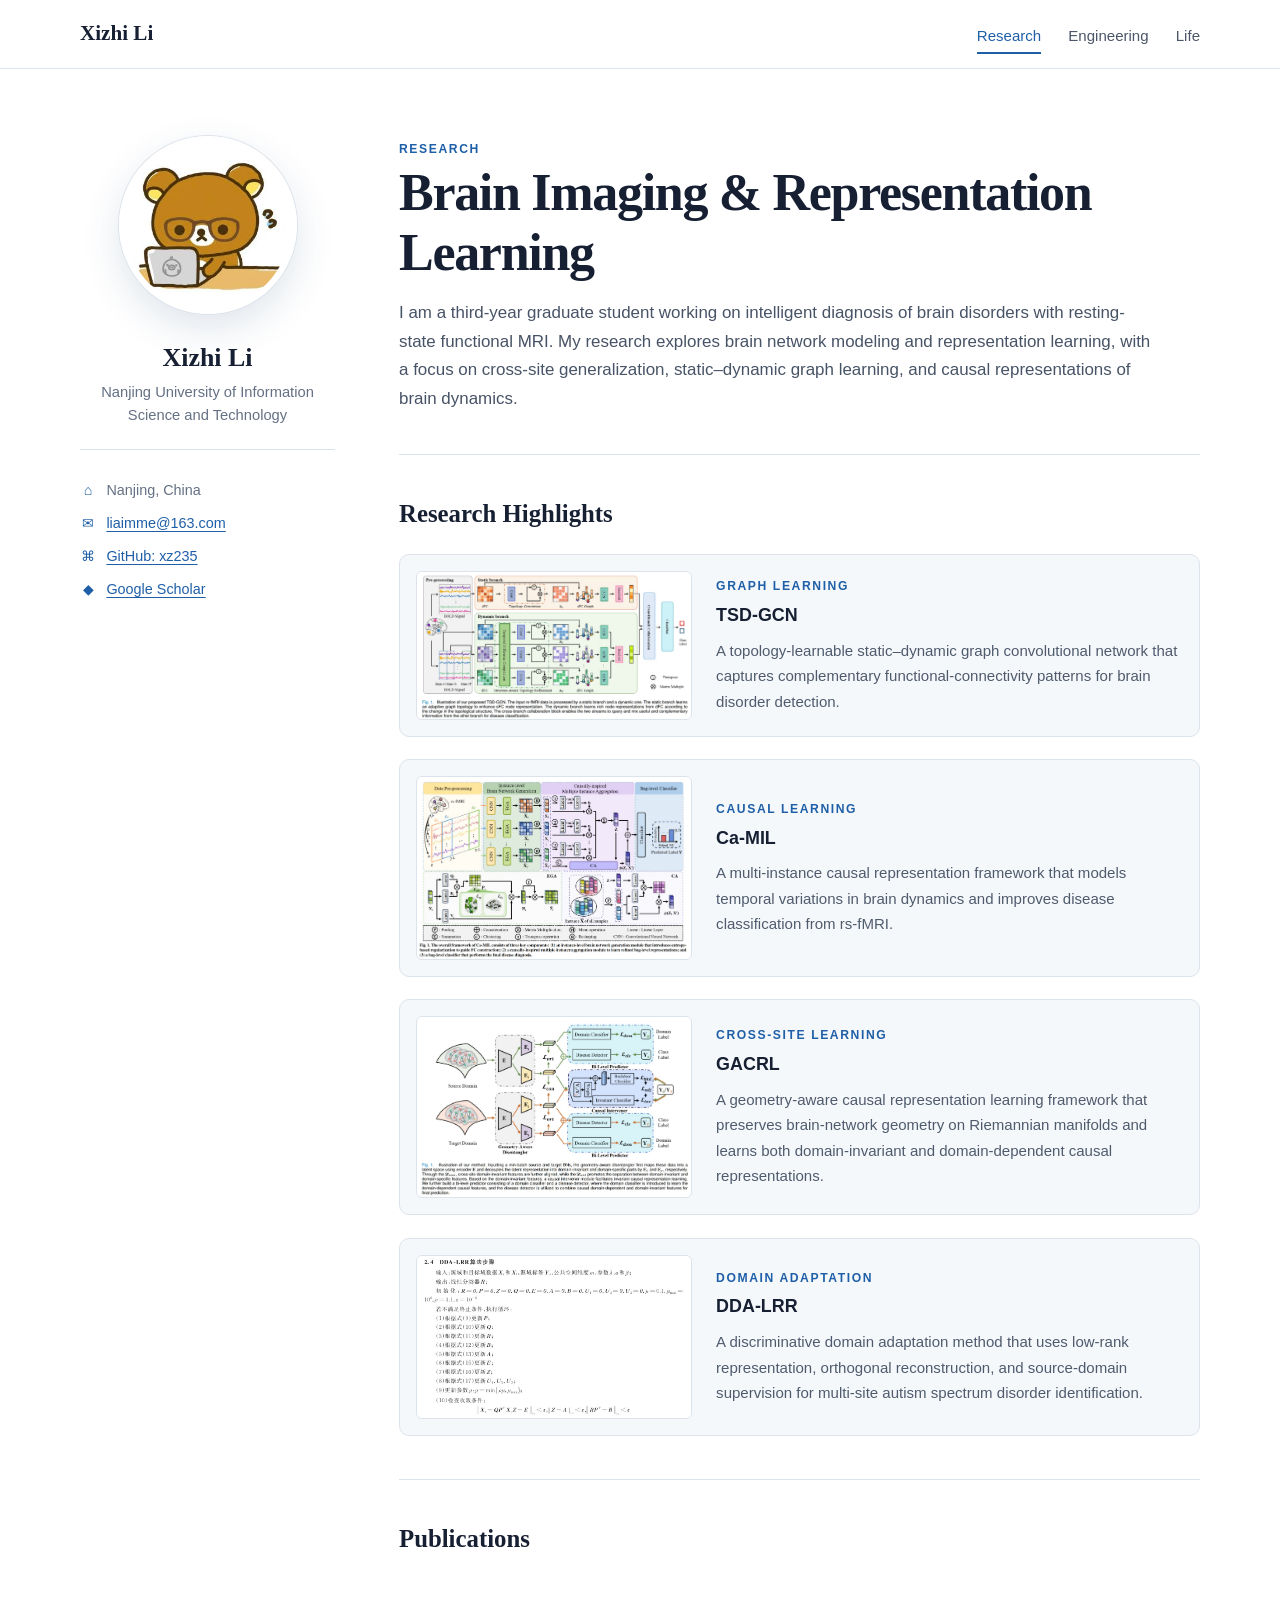
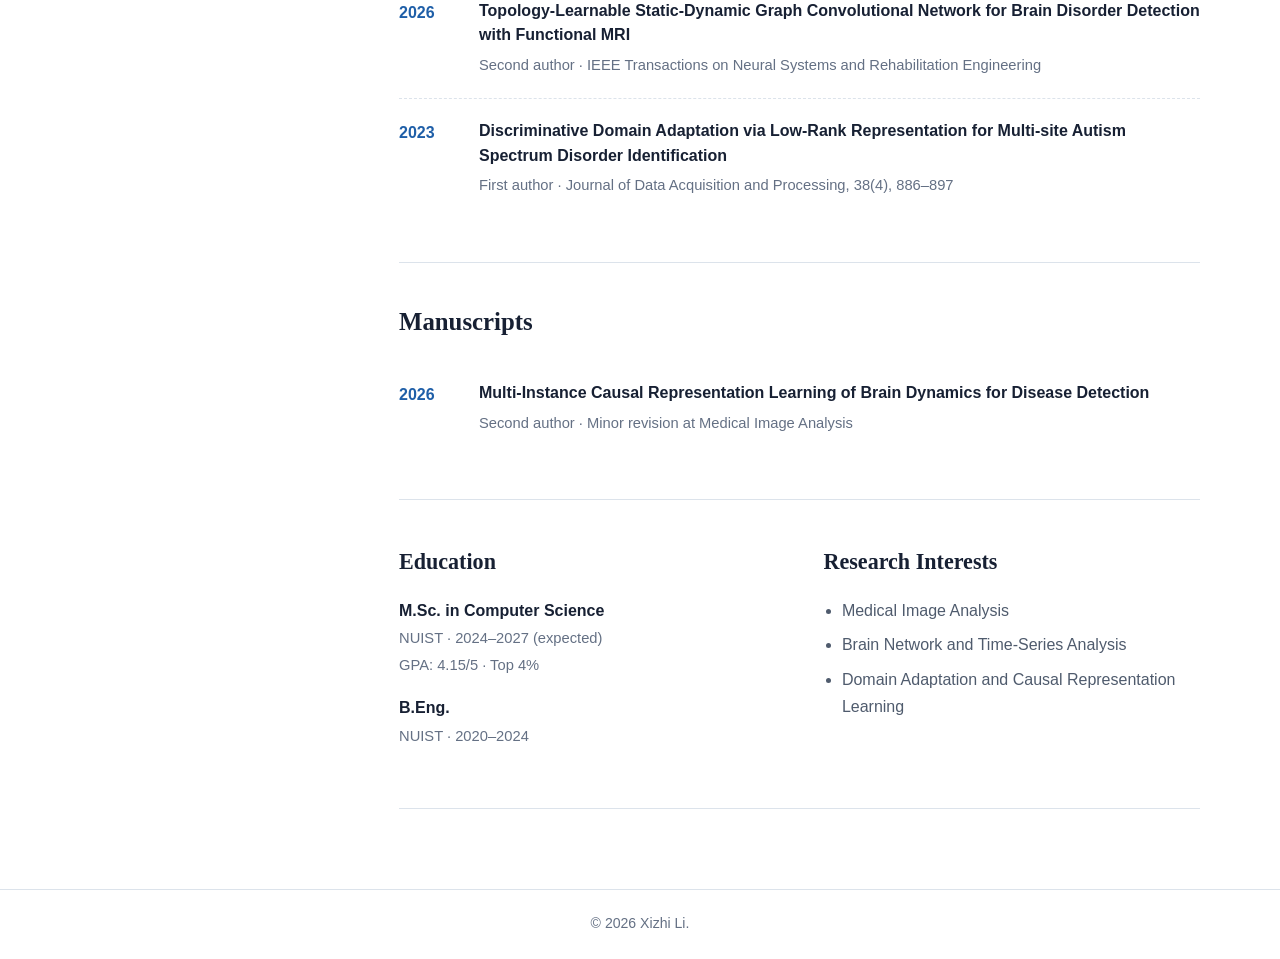
<file: index.html>
<!DOCTYPE html>
<html lang="en">
  <head>
    <meta charset="UTF-8" />
    <meta name="viewport" content="width=device-width, initial-scale=1.0" />
    <title>Xizhi Li | Research</title>
    <meta name="description" content="Xizhi Li's research, engineering, and life." />
    <link rel="stylesheet" href="./style.css" />
  </head>
  <body>
    <header class="topbar">
      <div class="container topbar-inner">
        <a class="brand" href="./index.html">Xizhi Li</a>
        <nav class="nav" aria-label="Primary navigation">
          <a class="active" href="./index.html">Research</a>
          <a href="./engineering.html">Engineering</a>
          <a href="./life.html">Life</a>
        </nav>
      </div>
    </header>

    <main class="container layout">
      <aside class="profile-card">
        <img class="avatar" src="./profile.jfif" alt="Illustrated portrait of Xizhi Li" />
        <h1>Xizhi Li</h1>
        <p class="affiliation">Nanjing University of Information Science and Technology</p>
        <ul class="profile-links">
          <li><span aria-hidden="true">⌂</span> Nanjing, China</li>
          <li><span aria-hidden="true">✉</span> <a href="mailto:liaimme@163.com">liaimme@163.com</a></li>
          <li><span aria-hidden="true">⌘</span> <a href="https://github.com/xz235/" target="_blank" rel="noopener noreferrer">GitHub: xz235</a></li>
          <li><span aria-hidden="true">◆</span> <a href="https://scholar.google.com/citations?user=7hAdOOUAAAAJ&amp;hl=en" target="_blank" rel="noopener noreferrer">Google Scholar</a></li>
        </ul>
      </aside>

      <div class="content">
        <section class="intro">
          <p class="eyebrow">Research</p>
          <h2>Brain Imaging &amp; Representation Learning</h2>
          <p>I am a third-year graduate student working on intelligent diagnosis of brain disorders with resting-state functional MRI. My research explores brain network modeling and representation learning, with a focus on cross-site generalization, static–dynamic graph learning, and causal representations of brain dynamics.</p>
        </section>

        <section class="section-block">
          <h2>Research Highlights</h2>
          <div class="research-grid">
            <article class="research-card">
              <img src="./TSD-GCN_framework.jpg" alt="TSD-GCN framework diagram" loading="lazy" />
              <div><p class="paper-tag">Graph Learning</p><h3>TSD-GCN</h3><p>A topology-learnable static–dynamic graph convolutional network that captures complementary functional-connectivity patterns for brain disorder detection.</p></div>
            </article>
            <article class="research-card">
              <img src="./Ca-MIL_framework.jpg" alt="Ca-MIL framework diagram" loading="lazy" />
              <div><p class="paper-tag">Causal Learning</p><h3>Ca-MIL</h3><p>A multi-instance causal representation framework that models temporal variations in brain dynamics and improves disease classification from rs-fMRI.</p></div>
            </article>
            <article class="research-card">
              <img src="./GACRL_framework.jpg" alt="GACRL framework diagram" loading="lazy" />
              <div><p class="paper-tag">Cross-Site Learning</p><h3>GACRL</h3><p>A geometry-aware causal representation learning framework that preserves brain-network geometry on Riemannian manifolds and learns both domain-invariant and domain-dependent causal representations.</p></div>
            </article>
            <article class="research-card">
              <img src="./DDA-LRR.jpg" alt="DDA-LRR optimization algorithm steps" loading="lazy" />
              <div><p class="paper-tag">Domain Adaptation</p><h3>DDA-LRR</h3><p>A discriminative domain adaptation method that uses low-rank representation, orthogonal reconstruction, and source-domain supervision for multi-site autism spectrum disorder identification.</p></div>
            </article>
          </div>
        </section>

        <section class="section-block">
          <h2>Publications</h2>
          <article class="publication"><span class="year">2026</span><div><h3>Topology-Learnable Static-Dynamic Graph Convolutional Network for Brain Disorder Detection with Functional MRI</h3><p class="muted">Second author · IEEE Transactions on Neural Systems and Rehabilitation Engineering</p></div></article>
          <article class="publication"><span class="year">2023</span><div><h3>Discriminative Domain Adaptation via Low-Rank Representation for Multi-site Autism Spectrum Disorder Identification</h3><p class="muted">First author · Journal of Data Acquisition and Processing, 38(4), 886–897</p></div></article>
        </section>

        <section class="section-block">
          <h2>Manuscripts</h2>
          <article class="publication"><span class="year">2026</span><div><h3>Multi-Instance Causal Representation Learning of Brain Dynamics for Disease Detection</h3><p class="muted">Second author · Minor revision at Medical Image Analysis</p></div></article>
        </section>

        <section class="section-block compact-grid">
          <div><h2>Education</h2><p><strong>M.Sc. in Computer Science</strong><br /><span class="muted">NUIST · 2024–2027 (expected)<br />GPA: 4.15/5 · Top 4%</span></p><p><strong>B.Eng.</strong><br /><span class="muted">NUIST · 2020–2024</span></p></div>
          <div><h2>Research Interests</h2><ul class="clean-list"><li>Medical Image Analysis</li><li>Brain Network and Time-Series Analysis</li><li>Domain Adaptation and Causal Representation Learning</li></ul></div>
        </section>
      </div>
    </main>
    <footer class="footer"><div class="container"><p>© <span id="year"></span> Xizhi Li.</p></div></footer>
    <script src="./script.js"></script>
  </body>
</html>
</file>
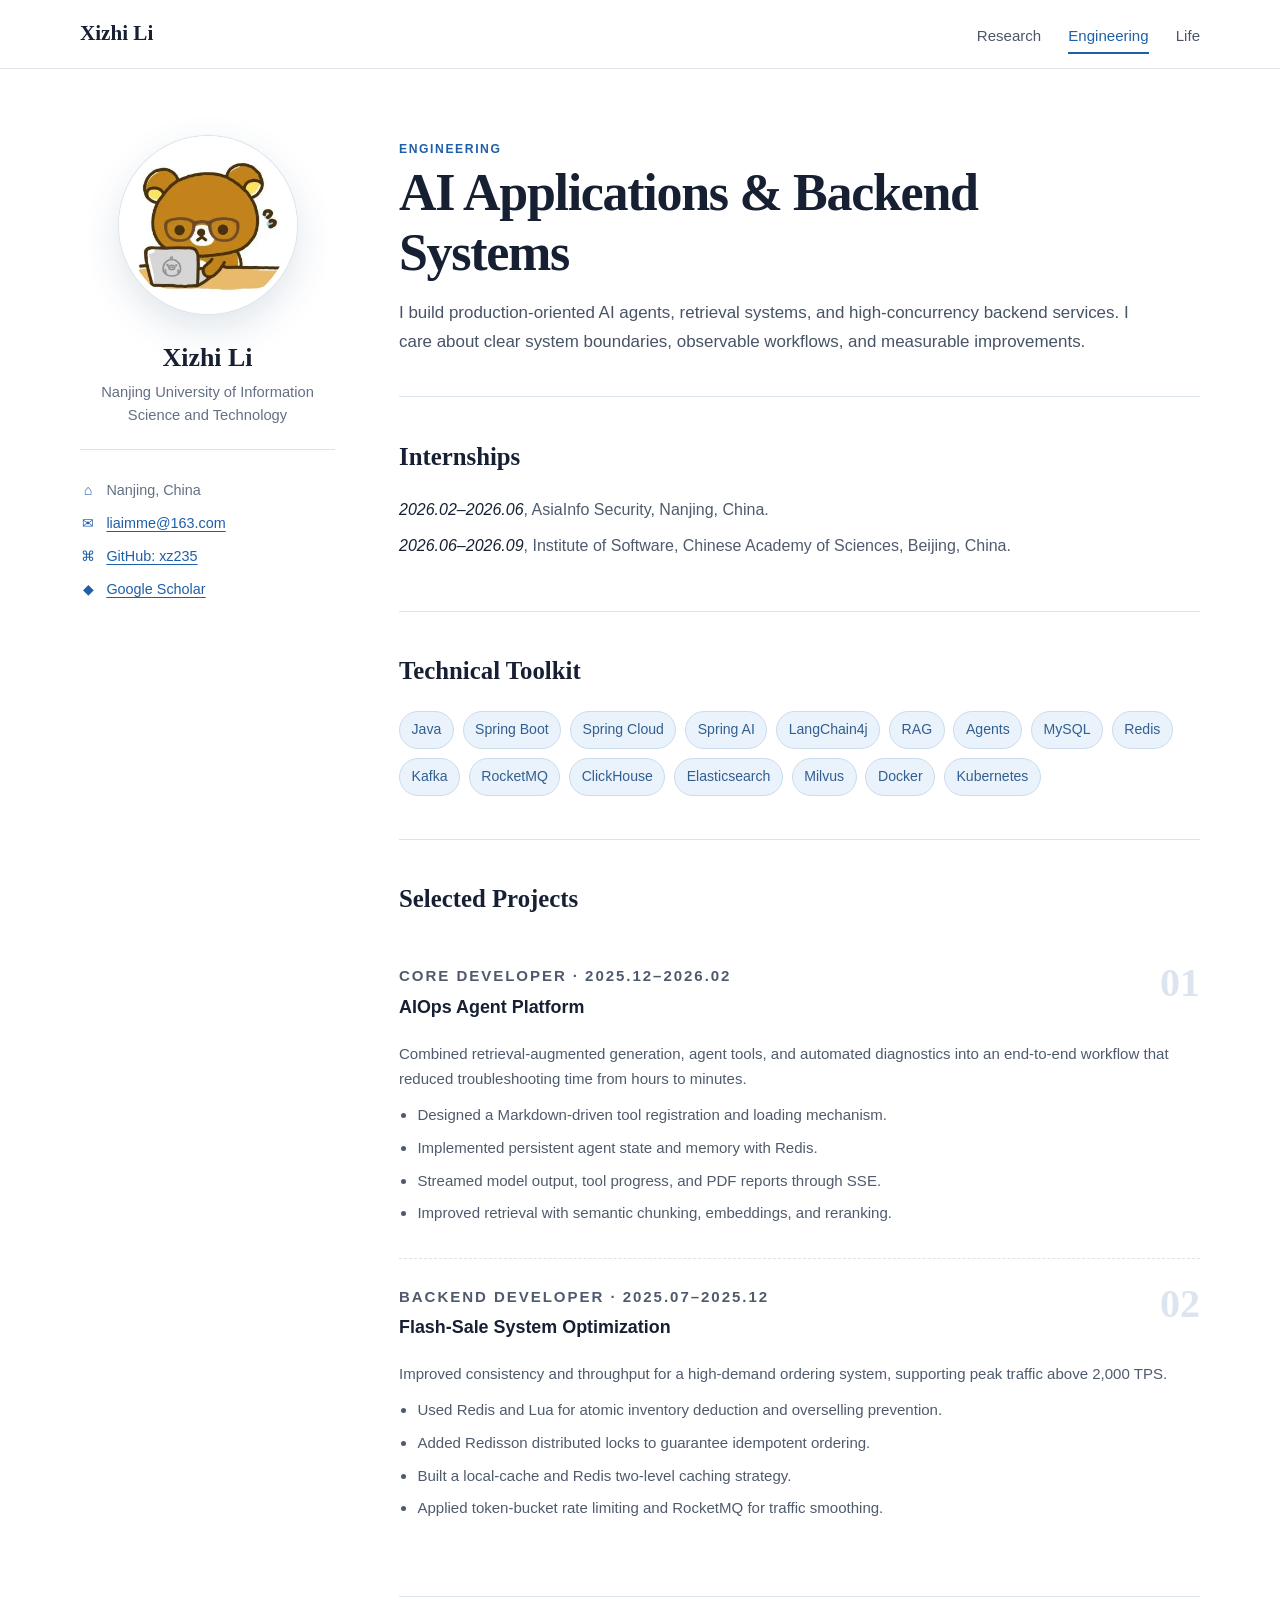
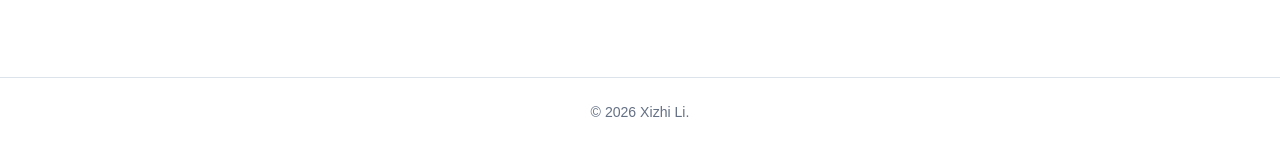
<file: engineering.html>
<!DOCTYPE html>
<html lang="en">
  <head>
    <meta charset="UTF-8" />
    <meta name="viewport" content="width=device-width, initial-scale=1.0" />
    <title>Xizhi Li | Engineering</title>
    <meta name="description" content="Engineering projects and experience by Xizhi Li." />
    <link rel="stylesheet" href="./style.css" />
  </head>
  <body>
    <header class="topbar"><div class="container topbar-inner"><a class="brand" href="./index.html">Xizhi Li</a><nav class="nav" aria-label="Primary navigation"><a href="./index.html">Research</a><a class="active" href="./engineering.html">Engineering</a><a href="./life.html">Life</a></nav></div></header>
    <main class="container layout">
      <aside class="profile-card">
        <img class="avatar" src="./profile.jfif" alt="Illustrated portrait of Xizhi Li" />
        <h1>Xizhi Li</h1><p class="affiliation">Nanjing University of Information Science and Technology</p>
        <ul class="profile-links"><li><span aria-hidden="true">⌂</span> Nanjing, China</li><li><span aria-hidden="true">✉</span> <a href="mailto:liaimme@163.com">liaimme@163.com</a></li><li><span aria-hidden="true">⌘</span> <a href="https://github.com/xz235/" target="_blank" rel="noopener noreferrer">GitHub: xz235</a></li><li><span aria-hidden="true">◆</span> <a href="https://scholar.google.com/citations?user=7hAdOOUAAAAJ&amp;hl=en" target="_blank" rel="noopener noreferrer">Google Scholar</a></li></ul>
      </aside>
      <div class="content">
        <section class="intro"><p class="eyebrow">Engineering</p><h2>AI Applications &amp; Backend Systems</h2><p>I build production-oriented AI agents, retrieval systems, and high-concurrency backend services. I care about clear system boundaries, observable workflows, and measurable improvements.</p></section>
        <section class="section-block">
          <h2>Internships</h2>
          <p class="internship-line"><em>2026.02–2026.06</em>, AsiaInfo Security, Nanjing, China.</p>
          <p class="internship-line"><em>2026.06–2026.09</em>, Institute of Software, Chinese Academy of Sciences, Beijing, China.</p>
        </section>
        <section class="section-block"><h2>Technical Toolkit</h2><div class="chips"><span>Java</span><span>Spring Boot</span><span>Spring Cloud</span><span>Spring AI</span><span>LangChain4j</span><span>RAG</span><span>Agents</span><span>MySQL</span><span>Redis</span><span>Kafka</span><span>RocketMQ</span><span>ClickHouse</span><span>Elasticsearch</span><span>Milvus</span><span>Docker</span><span>Kubernetes</span></div></section>
        <section class="section-block">
          <h2>Selected Projects</h2>
          <article class="project"><div class="project-heading"><div><p class="paper-tag">Core Developer · 2025.12–2026.02</p><h3>AIOps Agent Platform</h3></div><span class="project-number">01</span></div><p>Combined retrieval-augmented generation, agent tools, and automated diagnostics into an end-to-end workflow that reduced troubleshooting time from hours to minutes.</p><ul class="clean-list"><li>Designed a Markdown-driven tool registration and loading mechanism.</li><li>Implemented persistent agent state and memory with Redis.</li><li>Streamed model output, tool progress, and PDF reports through SSE.</li><li>Improved retrieval with semantic chunking, embeddings, and reranking.</li></ul></article>
          <article class="project"><div class="project-heading"><div><p class="paper-tag">Backend Developer · 2025.07–2025.12</p><h3>Flash-Sale System Optimization</h3></div><span class="project-number">02</span></div><p>Improved consistency and throughput for a high-demand ordering system, supporting peak traffic above 2,000 TPS.</p><ul class="clean-list"><li>Used Redis and Lua for atomic inventory deduction and overselling prevention.</li><li>Added Redisson distributed locks to guarantee idempotent ordering.</li><li>Built a local-cache and Redis two-level caching strategy.</li><li>Applied token-bucket rate limiting and RocketMQ for traffic smoothing.</li></ul></article>
        </section>
      </div>
    </main>
    <footer class="footer"><div class="container"><p>© <span id="year"></span> Xizhi Li.</p></div></footer><script src="./script.js"></script>
  </body>
</html>
</file>
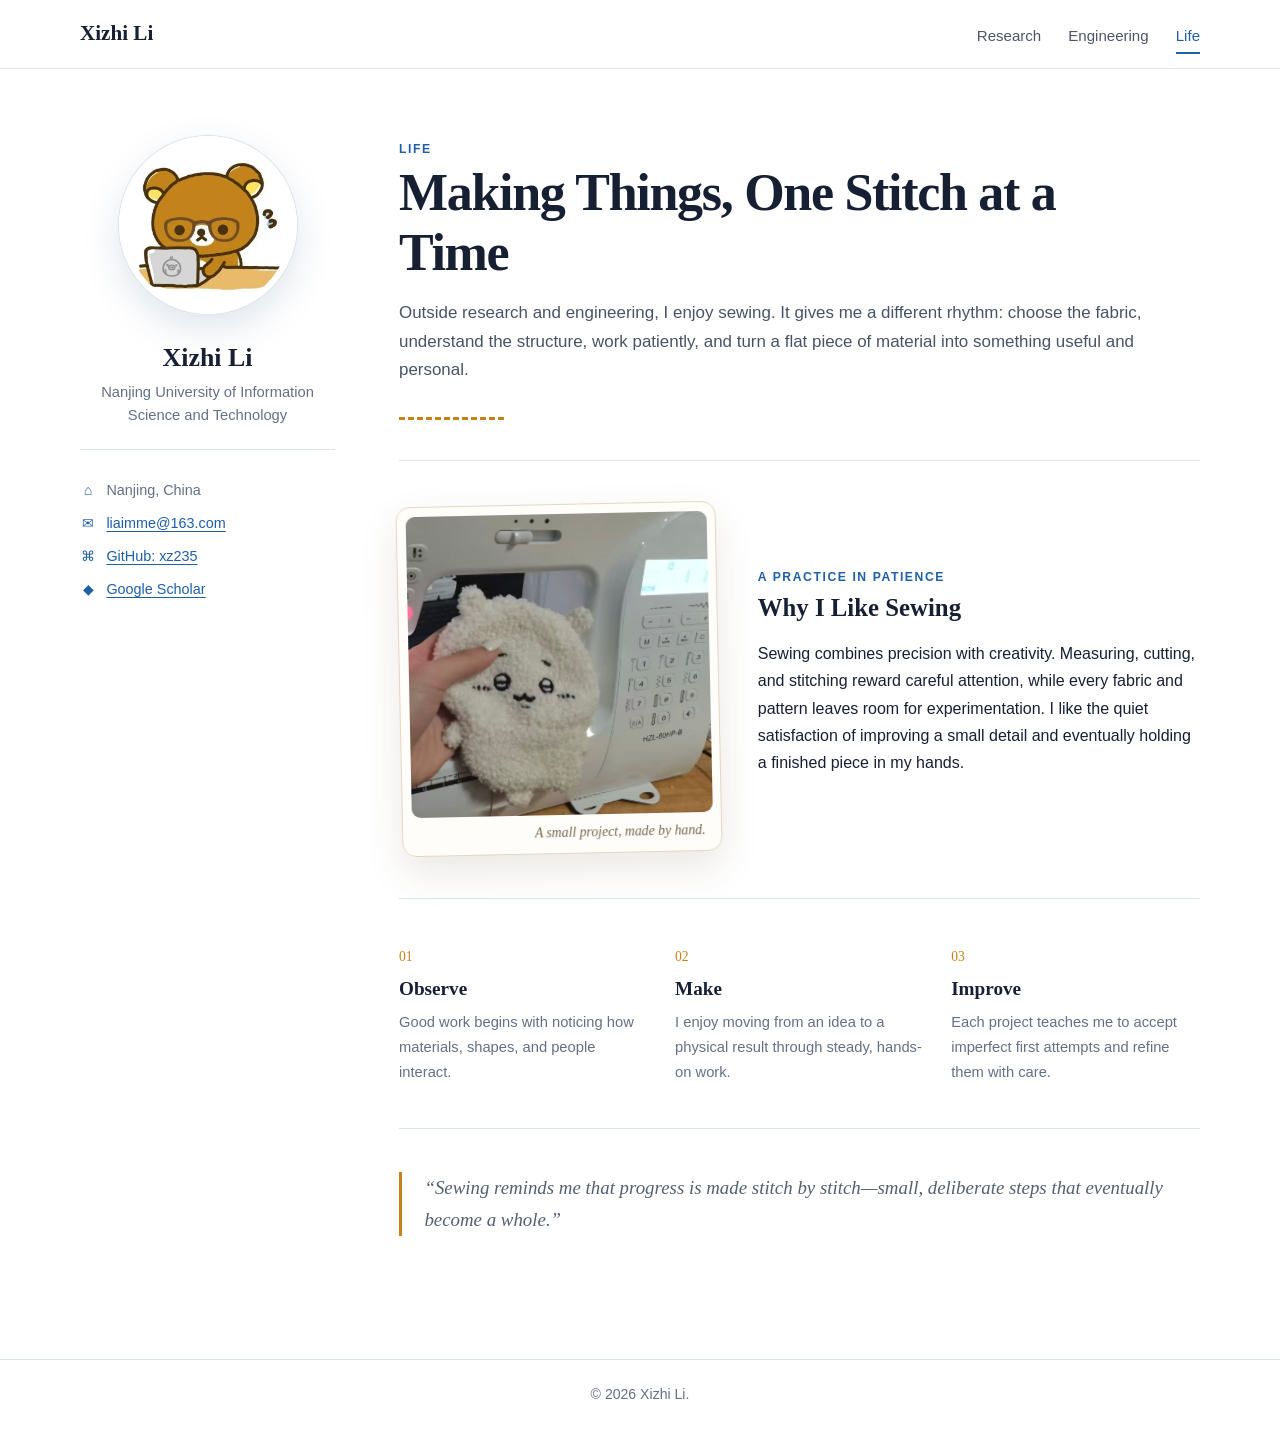
<file: life.html>
<!DOCTYPE html>
<html lang="en">
  <head>
    <meta charset="UTF-8" />
    <meta name="viewport" content="width=device-width, initial-scale=1.0" />
    <title>Xizhi Li | Life</title>
    <meta name="description" content="A glimpse into life beyond research and engineering." />
    <link rel="stylesheet" href="./style.css" />
  </head>
  <body>
    <header class="topbar"><div class="container topbar-inner"><a class="brand" href="./index.html">Xizhi Li</a><nav class="nav" aria-label="Primary navigation"><a href="./index.html">Research</a><a href="./engineering.html">Engineering</a><a class="active" href="./life.html">Life</a></nav></div></header>
    <main class="container layout">
      <aside class="profile-card">
        <img class="avatar" src="./profile.jfif" alt="Illustrated portrait of Xizhi Li" />
        <h1>Xizhi Li</h1><p class="affiliation">Nanjing University of Information Science and Technology</p>
        <ul class="profile-links"><li><span aria-hidden="true">⌂</span> Nanjing, China</li><li><span aria-hidden="true">✉</span> <a href="mailto:liaimme@163.com">liaimme@163.com</a></li><li><span aria-hidden="true">⌘</span> <a href="https://github.com/xz235/" target="_blank" rel="noopener noreferrer">GitHub: xz235</a></li><li><span aria-hidden="true">◆</span> <a href="https://scholar.google.com/citations?user=7hAdOOUAAAAJ&amp;hl=en" target="_blank" rel="noopener noreferrer">Google Scholar</a></li></ul>
      </aside>
      <div class="content">
        <section class="intro life-intro"><p class="eyebrow">Life</p><h2>Making Things, One Stitch at a Time</h2><p>Outside research and engineering, I enjoy sewing. It gives me a different rhythm: choose the fabric, understand the structure, work patiently, and turn a flat piece of material into something useful and personal.</p></section>
        <section class="section-block sewing-feature">
          <figure class="sewing-photo">
            <img src="./sewing-project.jpg" alt="A handmade plush sewing project beside a sewing machine" />
            <figcaption>A small project, made by hand.</figcaption>
          </figure>
          <div><p class="paper-tag">A Practice in Patience</p><h2>Why I Like Sewing</h2><p>Sewing combines precision with creativity. Measuring, cutting, and stitching reward careful attention, while every fabric and pattern leaves room for experimentation. I like the quiet satisfaction of improving a small detail and eventually holding a finished piece in my hands.</p></div>
        </section>
        <section class="section-block life-notes"><article><span>01</span><h3>Observe</h3><p>Good work begins with noticing how materials, shapes, and people interact.</p></article><article><span>02</span><h3>Make</h3><p>I enjoy moving from an idea to a physical result through steady, hands-on work.</p></article><article><span>03</span><h3>Improve</h3><p>Each project teaches me to accept imperfect first attempts and refine them with care.</p></article></section>
        <section class="section-block note-card"><p>“Sewing reminds me that progress is made stitch by stitch—small, deliberate steps that eventually become a whole.”</p></section>
      </div>
    </main>
    <footer class="footer"><div class="container"><p>© <span id="year"></span> Xizhi Li.</p></div></footer><script src="./script.js"></script>
  </body>
</html>
</file>
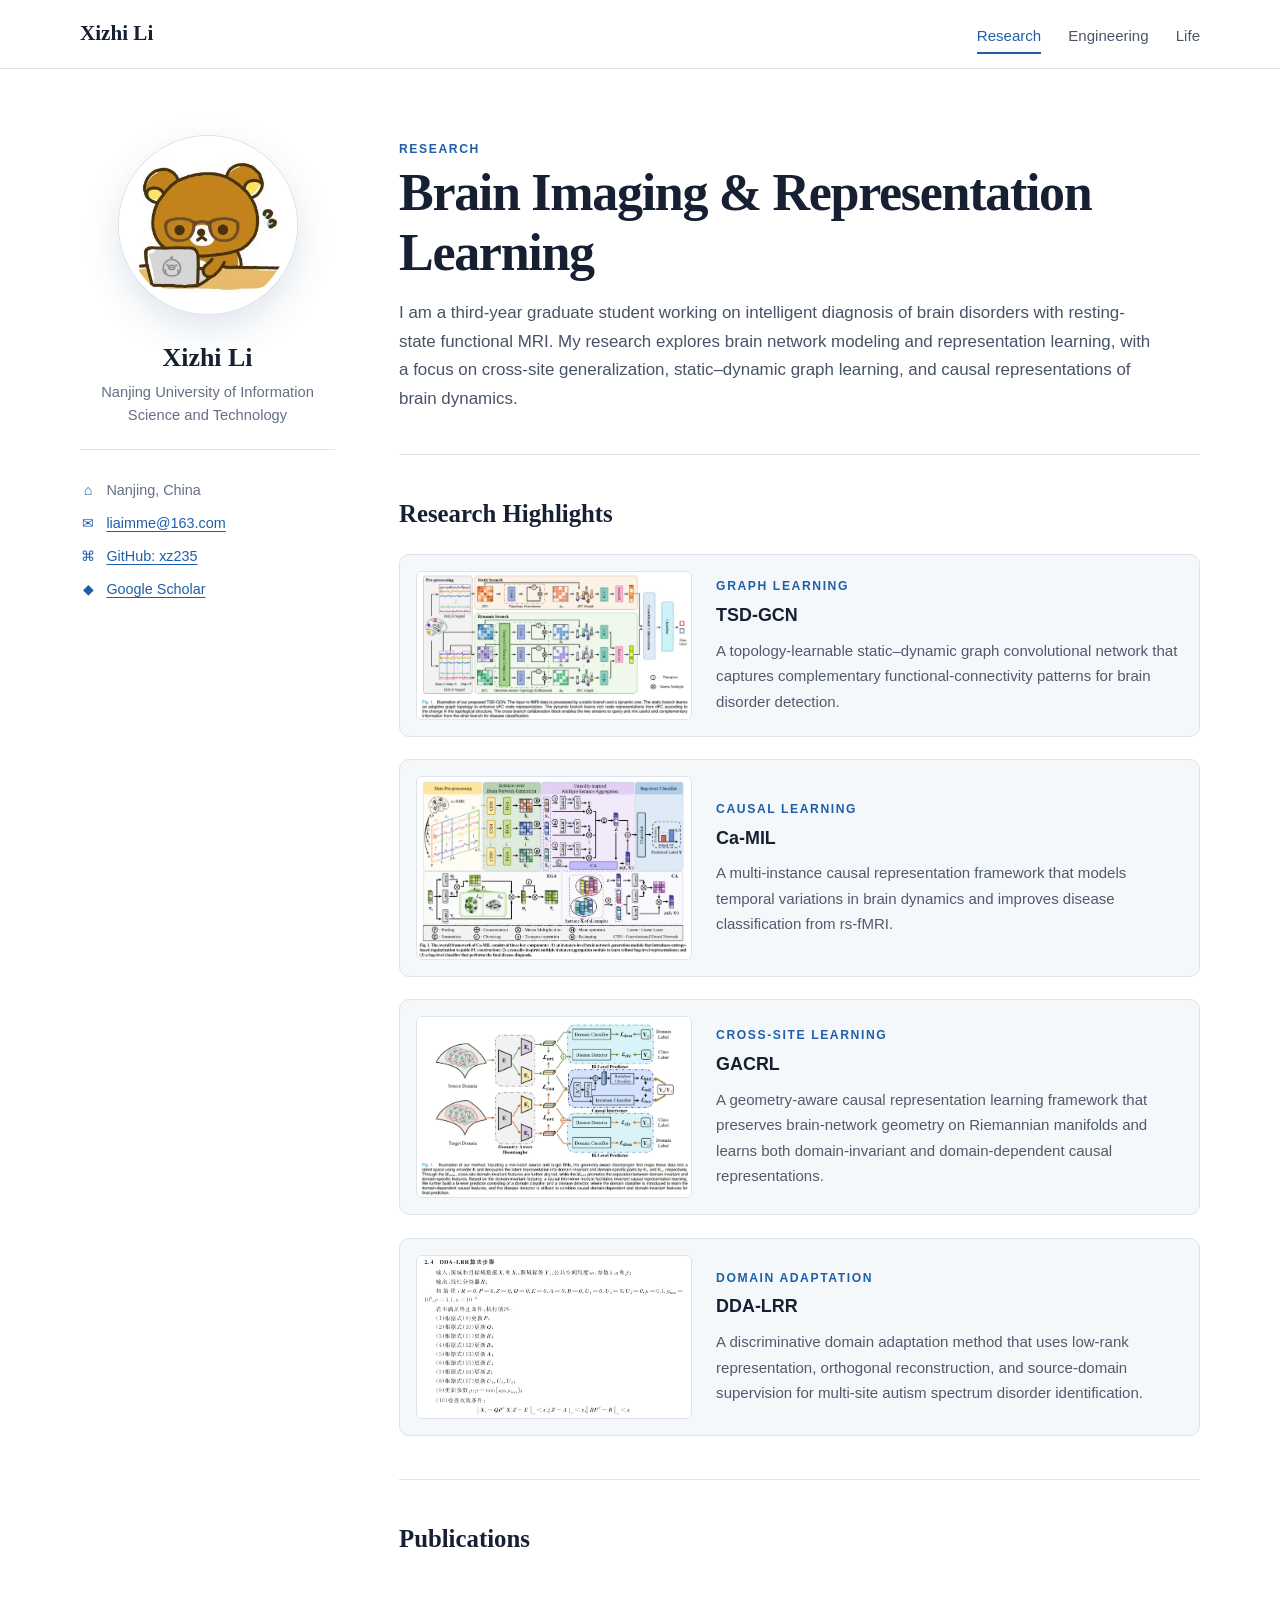
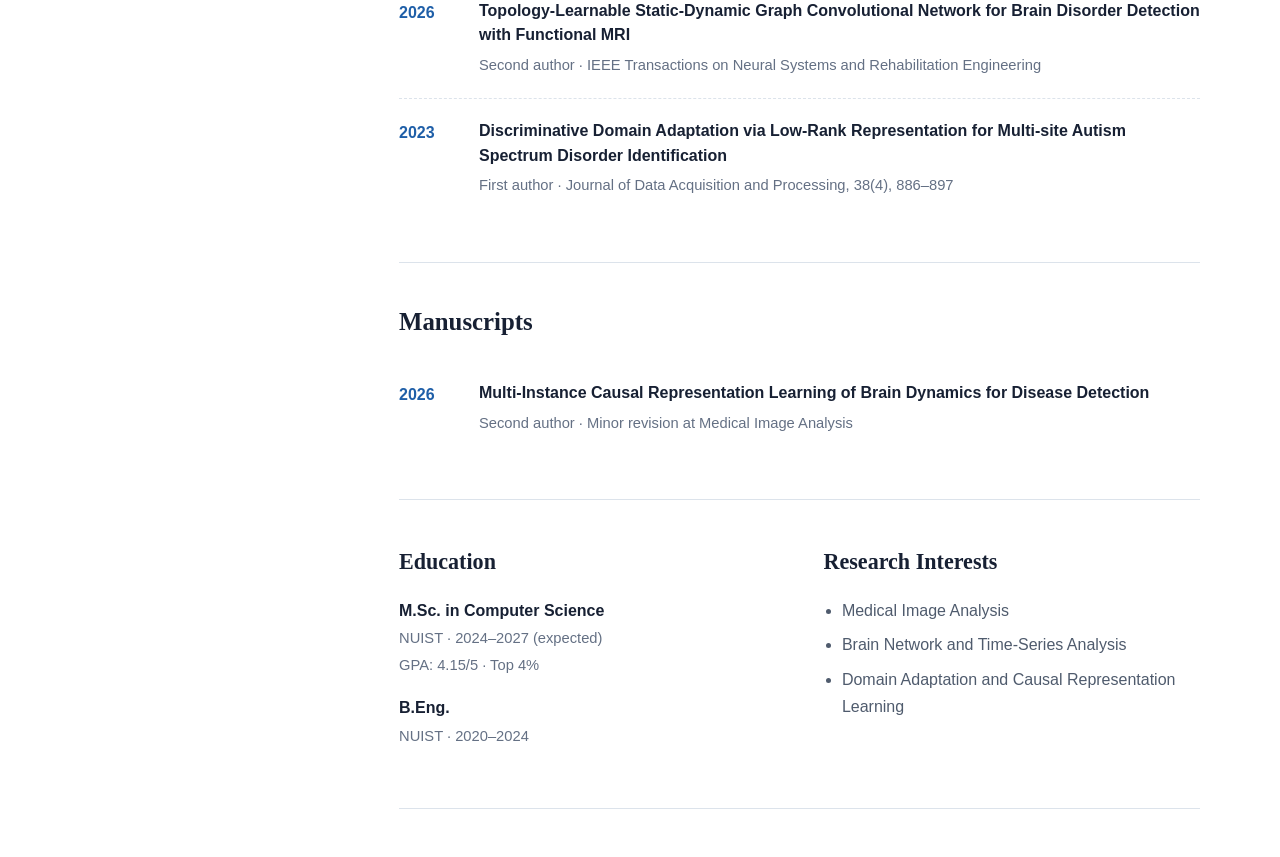
<file: research.html>
<!DOCTYPE html>
<html lang="en">
  <head>
    <meta charset="UTF-8" />
    <meta name="viewport" content="width=device-width, initial-scale=1.0" />
    <title>Research | Xizhi Li</title>
    <meta http-equiv="refresh" content="0; url=./index.html" />
    <link rel="canonical" href="./index.html" />
  </head>
  <body><p>Research is now on the <a href="./index.html">homepage</a>.</p></body>
</html>
</file>
<file: style.css>
:root {
  --ink: #172033;
  --muted: #647084;
  --blue: #1f5fa8;
  --blue-soft: #eaf2fb;
  --line: #dce3eb;
  --paper: #ffffff;
  --wash: #f5f8fb;
  --warm: #c78119;
}

* { box-sizing: border-box; }
html { scroll-behavior: smooth; }
body {
  margin: 0;
  color: var(--ink);
  background: var(--paper);
  font-family: Inter, "Segoe UI", Arial, sans-serif;
  font-size: 16px;
  line-height: 1.7;
}
a { color: var(--blue); text-underline-offset: 3px; }
img { max-width: 100%; }
.container { width: min(1120px, 92vw); margin: 0 auto; }

.topbar {
  position: sticky;
  top: 0;
  z-index: 20;
  border-bottom: 1px solid rgba(220, 227, 235, 0.92);
  background: rgba(255, 255, 255, 0.94);
  backdrop-filter: blur(12px);
}
.topbar-inner {
  min-height: 68px;
  display: flex;
  align-items: center;
  justify-content: space-between;
  gap: 1.5rem;
}
.brand {
  color: var(--ink);
  font-family: Georgia, "Times New Roman", serif;
  font-size: 1.32rem;
  font-weight: 700;
  text-decoration: none;
}
.nav { display: flex; align-items: center; gap: 1.7rem; }
.nav a {
  position: relative;
  padding: 1.35rem 0 1.15rem;
  color: #4b5668;
  font-size: 0.94rem;
  text-decoration: none;
}
.nav a::after {
  content: "";
  position: absolute;
  left: 0;
  right: 100%;
  bottom: 0.82rem;
  height: 2px;
  background: var(--blue);
  transition: right 180ms ease;
}
.nav a:hover, .nav a.active { color: var(--blue); }
.nav a:hover::after, .nav a.active::after { right: 0; }

.layout {
  display: grid;
  grid-template-columns: 255px minmax(0, 1fr);
  gap: 4rem;
  padding: 4.2rem 0 5rem;
}
.profile-card {
  position: sticky;
  top: 108px;
  align-self: start;
  text-align: center;
}
.avatar {
  width: 178px;
  height: 178px;
  border-radius: 50%;
  object-fit: cover;
  border: 6px solid var(--paper);
  box-shadow: 0 0 0 1px var(--line), 0 14px 38px rgba(31, 71, 112, 0.14);
}
.profile-card h1 {
  margin: 1.25rem 0 0.1rem;
  font-family: Georgia, "Times New Roman", serif;
  font-size: 1.62rem;
  line-height: 1.25;
}
.role { margin: 0.35rem 0; color: var(--ink); font-weight: 600; line-height: 1.45; }
.affiliation { margin: 0.4rem auto 1.4rem; color: var(--muted); font-size: 0.92rem; line-height: 1.55; }
.profile-links {
  margin: 0;
  padding: 1.25rem 0 0;
  border-top: 1px solid var(--line);
  list-style: none;
  text-align: left;
  color: var(--muted);
  font-size: 0.9rem;
}
.profile-links li { display: flex; gap: 0.65rem; align-items: baseline; margin: 0.52rem 0; }
.profile-links span { width: 1rem; color: var(--blue); text-align: center; }

.content { min-width: 0; }
.intro { padding: 0.2rem 0 2.5rem; border-bottom: 1px solid var(--line); }
.intro h2 {
  max-width: 740px;
  margin: 0.2rem 0 1rem;
  font-family: Georgia, "Times New Roman", serif;
  font-size: clamp(2rem, 5vw, 3.25rem);
  line-height: 1.15;
  letter-spacing: -0.025em;
}
.intro > p:last-child { max-width: 760px; margin: 0; color: #475366; font-size: 1.06rem; }
.eyebrow, .paper-tag {
  margin: 0;
  color: var(--blue);
  font-size: 0.76rem;
  font-weight: 700;
  letter-spacing: 0.13em;
  text-transform: uppercase;
}
.section-block { padding: 2.7rem 0; border-bottom: 1px solid var(--line); }
.section-block > h2, .sewing-feature h2 {
  margin: 0 0 1.45rem;
  font-family: Georgia, "Times New Roman", serif;
  font-size: 1.55rem;
  line-height: 1.3;
}
.research-grid { display: grid; gap: 1.4rem; }
.research-card {
  display: grid;
  grid-template-columns: minmax(220px, 36%) 1fr;
  gap: 1.5rem;
  align-items: center;
  padding: 1rem;
  border: 1px solid var(--line);
  border-radius: 10px;
  background: var(--wash);
  transition: transform 180ms ease, box-shadow 180ms ease;
}
.research-card:hover { transform: translateY(-2px); box-shadow: 0 12px 30px rgba(39, 61, 88, 0.09); }
.research-card img { width: 100%; border: 1px solid var(--line); border-radius: 6px; background: white; }
.research-card h3, .project h3 { margin: 0.18rem 0 0.45rem; font-size: 1.12rem; }
.research-card p:last-child, .project p { margin: 0; color: #4f5b6d; font-size: 0.94rem; }
.publication { display: grid; grid-template-columns: 64px 1fr; gap: 1rem; padding: 1.25rem 0; }
.publication + .publication { border-top: 1px dashed var(--line); }
.publication h3 { margin: 0; font-size: 1rem; line-height: 1.55; }
.publication p { margin: 0.3rem 0 0; }
.year { color: var(--blue); font-weight: 700; }
.muted { color: var(--muted); font-size: 0.92rem; }
.compact-grid { display: grid; grid-template-columns: 1fr 1fr; gap: 3rem; }
.compact-grid > div > h2 { margin: 0 0 1rem; font-family: Georgia, "Times New Roman", serif; font-size: 1.38rem; }
.clean-list { margin: 0.65rem 0 0; padding-left: 1.15rem; color: #4f5b6d; }
.clean-list li { margin: 0.45rem 0; }

.project { padding: 1.55rem 0; }
.project + .project { border-top: 1px dashed var(--line); }
.project-heading { display: flex; justify-content: space-between; gap: 1rem; align-items: flex-start; margin-bottom: 0.7rem; }
.project-number { color: #dbe4ef; font-family: Georgia, "Times New Roman", serif; font-size: 2.5rem; font-weight: 700; line-height: 1; }
.project .clean-list { font-size: 0.94rem; }
.internship-line { margin: 0.55rem 0; color: #4f5b6d; }
.internship-line em { color: var(--ink); }
.chips { display: flex; flex-wrap: wrap; gap: 0.55rem; }
.chips span { padding: 0.38rem 0.72rem; border: 1px solid #cbdced; border-radius: 999px; color: #315f91; background: var(--blue-soft); font-size: 0.88rem; }

.life-intro { position: relative; }
.life-intro::after {
  content: "";
  display: block;
  width: 105px;
  margin-top: 2rem;
  border-top: 3px dashed var(--warm);
}
.sewing-feature { display: grid; grid-template-columns: minmax(220px, 40%) 1fr; gap: 2.4rem; align-items: center; }
.sewing-feature h2 { margin: 0.3rem 0 0.75rem; }
.sewing-photo {
  position: relative;
  margin: 0;
  padding: 0.55rem 0.55rem 2.4rem;
  border: 1px solid #e4d7c2;
  border-radius: 14px;
  background: #fffdf9;
  box-shadow: 0 16px 38px rgba(91, 69, 37, 0.12);
  transform: rotate(-1.2deg);
}
.sewing-photo img {
  display: block;
  width: 100%;
  aspect-ratio: 1 / 1;
  object-fit: cover;
  border-radius: 9px;
}
.sewing-photo figcaption {
  position: absolute;
  right: 1rem;
  bottom: 0.55rem;
  color: #75664f;
  font-family: Georgia, "Times New Roman", serif;
  font-size: 0.86rem;
  font-style: italic;
}
.stitch-mark {
  aspect-ratio: 1;
  display: grid;
  place-content: center;
  gap: 9px;
  border-radius: 50%;
  background: #fff4df;
  border: 1px solid #efd7ae;
  transform: rotate(-7deg);
}
.stitch-mark span { display: block; width: 66px; border-top: 3px dashed var(--warm); }
.life-notes { display: grid; grid-template-columns: repeat(3, 1fr); gap: 1.7rem; }
.life-notes article > span { color: var(--warm); font-family: Georgia, serif; font-size: 0.85rem; }
.life-notes h3 { margin: 0.25rem 0; font-family: Georgia, serif; font-size: 1.2rem; }
.life-notes p { margin: 0; color: var(--muted); font-size: 0.92rem; }
.note-card { border: 0; }
.note-card p { margin: 0; padding-left: 1.4rem; border-left: 3px solid var(--warm); color: #536071; font-family: Georgia, serif; font-size: 1.18rem; font-style: italic; }

.footer { border-top: 1px solid var(--line); }
.footer p { margin: 0; padding: 1.4rem 0; color: var(--muted); font-size: 0.88rem; text-align: center; }

@media (max-width: 820px) {
  .layout { grid-template-columns: 1fr; gap: 2.5rem; padding-top: 2.6rem; }
  .profile-card { position: static; }
  .profile-links { width: min(340px, 100%); margin-inline: auto; }
  .research-card { grid-template-columns: 1fr; }
}
@media (max-width: 560px) {
  .topbar-inner { min-height: auto; align-items: flex-start; padding: 0.8rem 0 0; flex-direction: column; gap: 0.15rem; }
  .nav { width: 100%; justify-content: space-between; gap: 0.7rem; }
  .nav a { padding: 0.55rem 0 0.8rem; font-size: 0.9rem; }
  .nav a::after { bottom: 0.35rem; }
  .layout { padding-top: 2.2rem; }
  .avatar { width: 148px; height: 148px; }
  .intro h2 { font-size: 2.15rem; }
  .compact-grid, .life-notes, .sewing-feature { grid-template-columns: 1fr; }
  .stitch-mark { width: 130px; }
  .publication { grid-template-columns: 1fr; gap: 0.15rem; }
}
</file>
